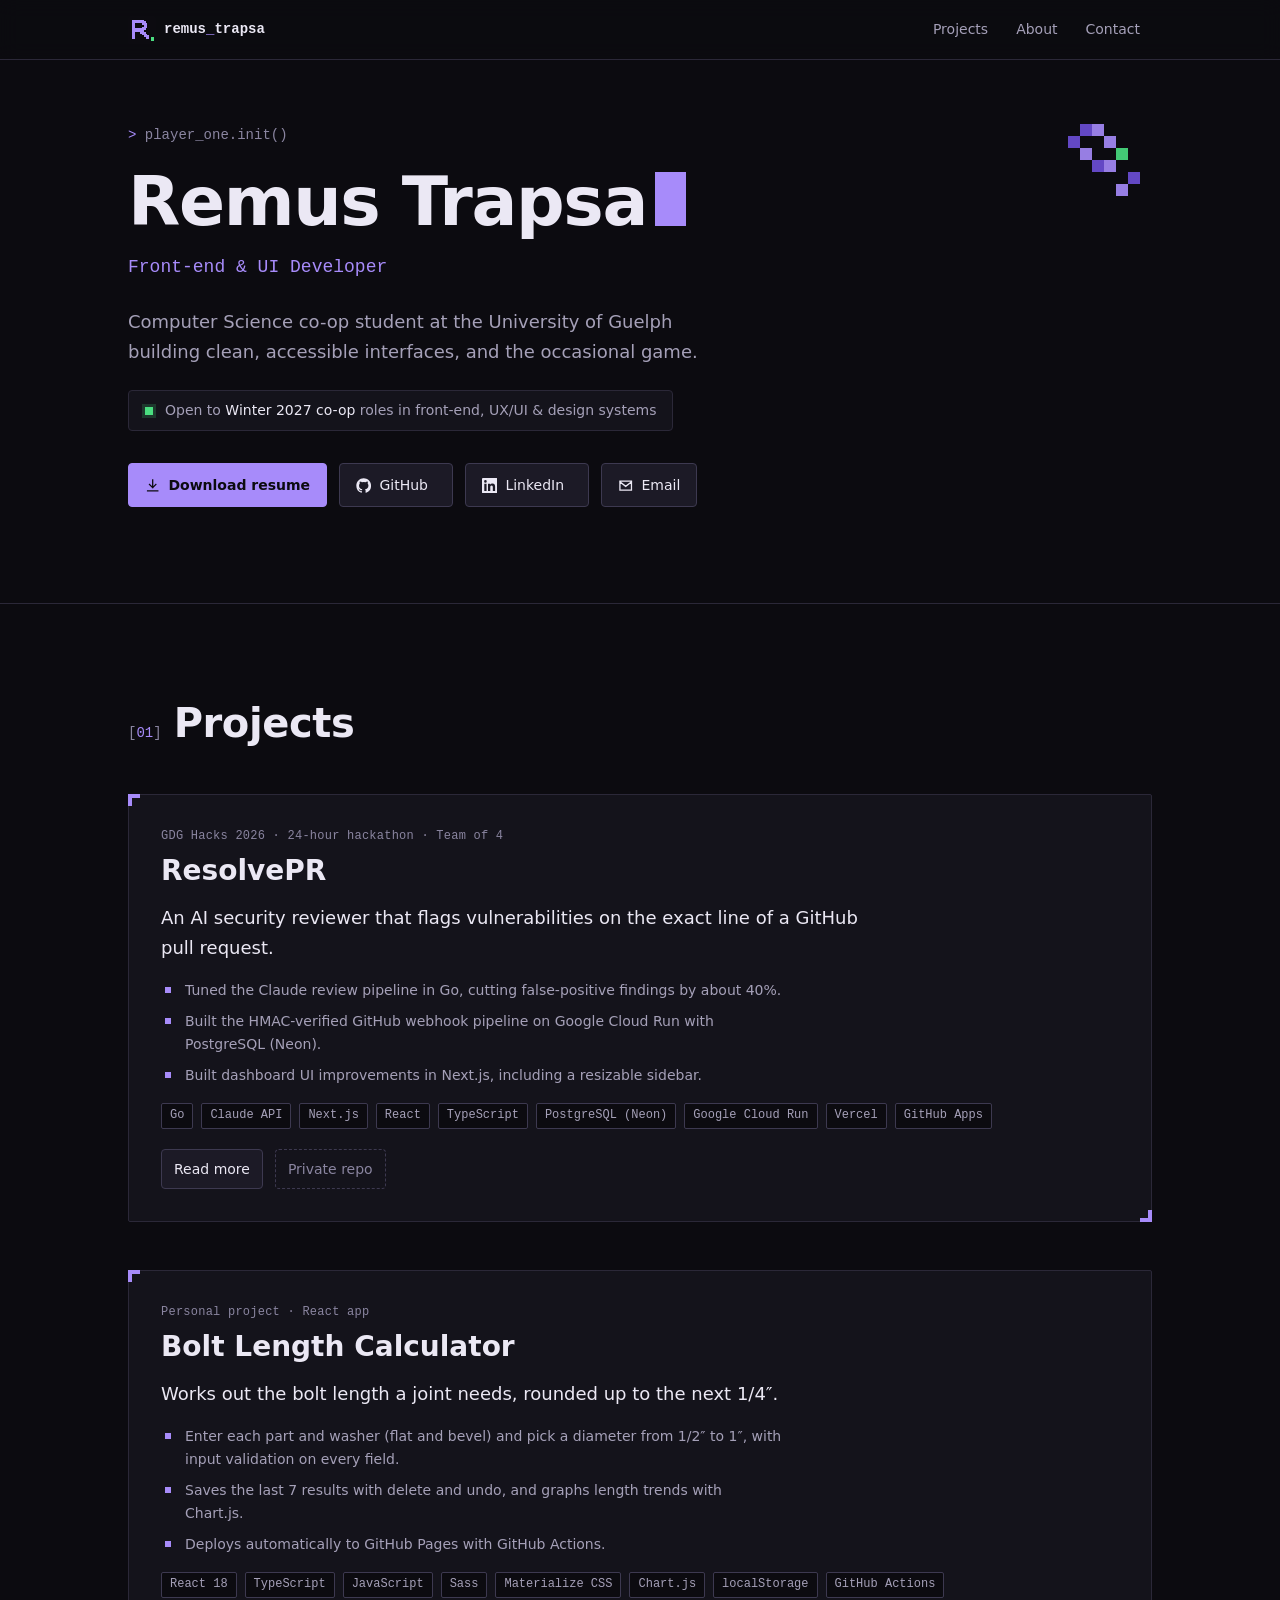
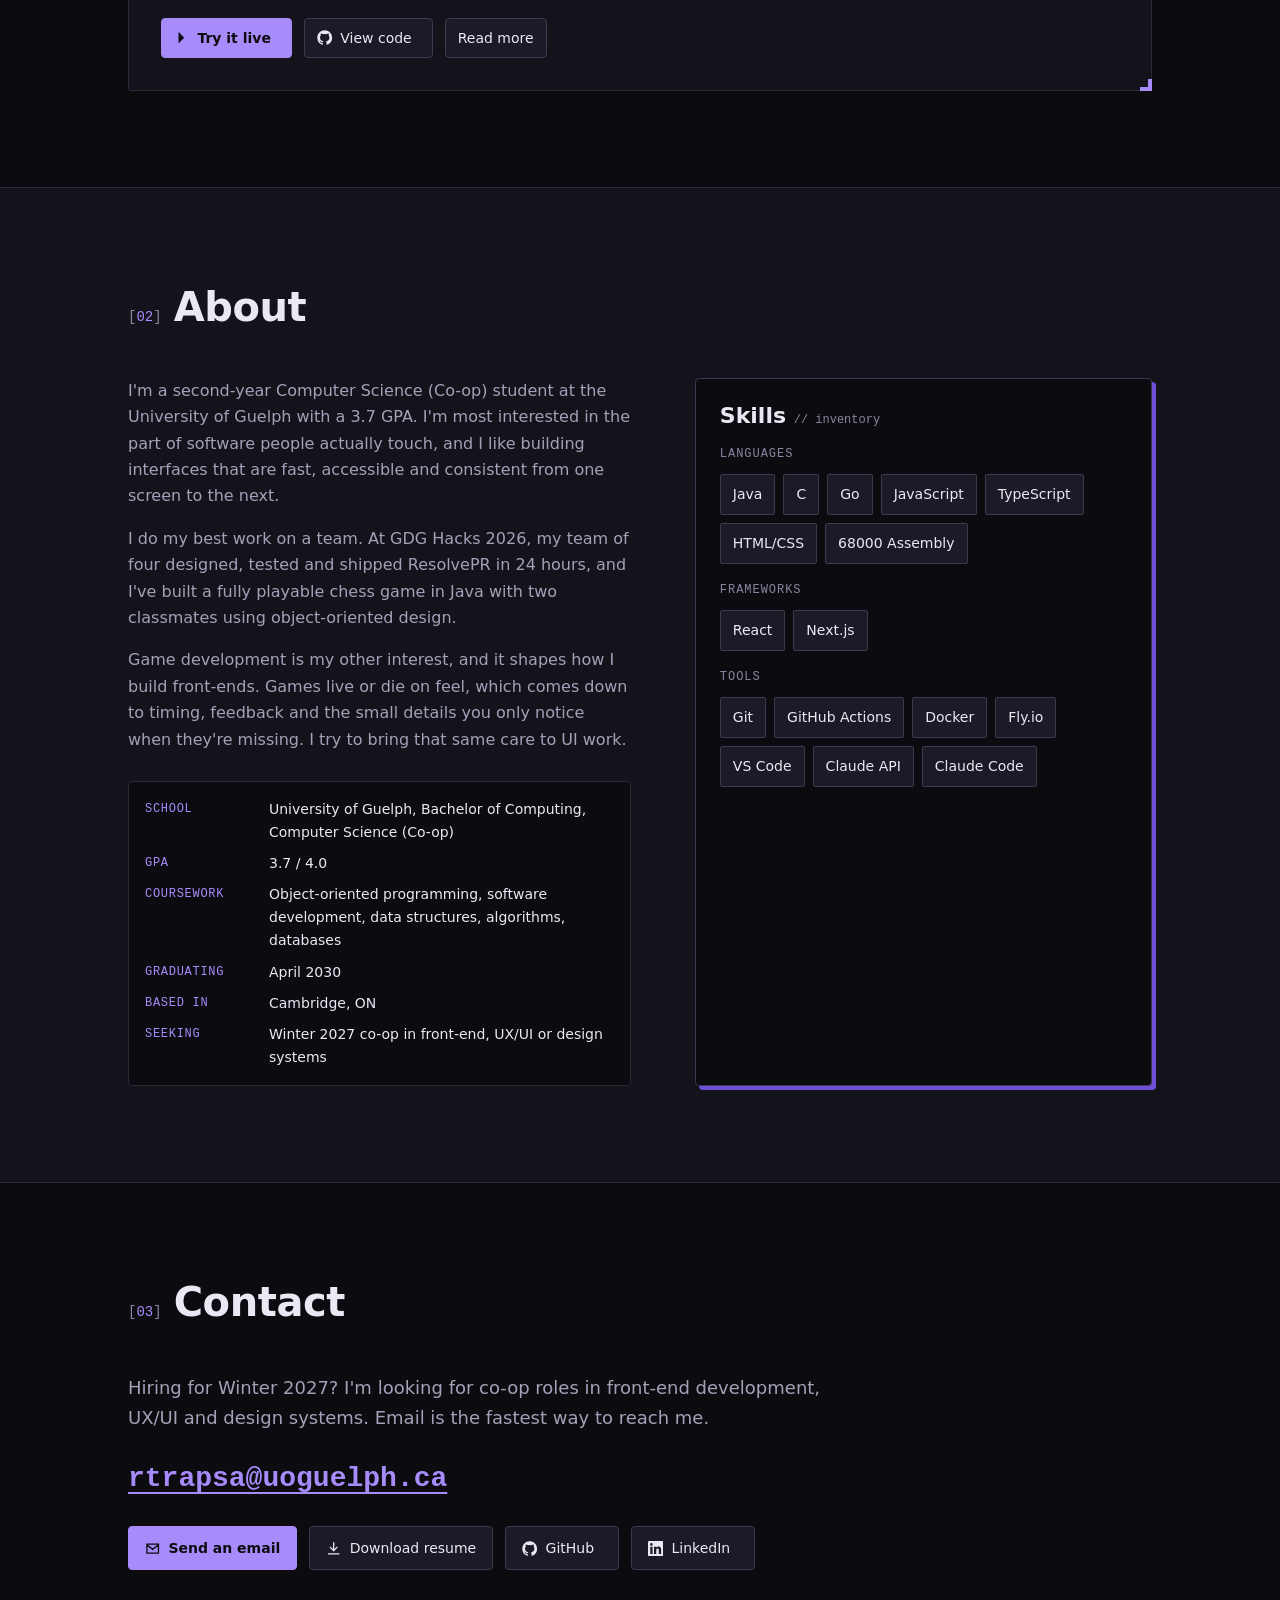
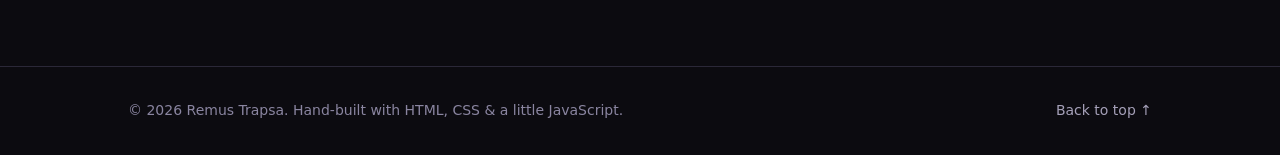
<file: index.html>
<!doctype html>
<html lang="en">
<head>
  <meta charset="utf-8">
  <meta name="viewport" content="width=device-width, initial-scale=1">

  <title>Remus Trapsa · Front-end &amp; UI Developer</title>
  <meta name="description" content="Remus Trapsa is a Computer Science co-op student at the University of Guelph building clean, accessible interfaces. Seeking Winter 2027 co-op roles in front-end, UX/UI and design systems.">
  <meta name="author" content="Remus Trapsa">
  <meta name="theme-color" content="#0c0b10">
  <meta name="color-scheme" content="dark">

  <!-- SITE_URL: absolute URLs for the live domain https://remustrapsa.com/ (see README) -->
  <link rel="canonical" href="https://remustrapsa.com/">

  <!-- Open Graph (LinkedIn, Discord, Slack, Facebook) -->
  <meta property="og:type" content="website">
  <meta property="og:site_name" content="Remus Trapsa">
  <meta property="og:title" content="Remus Trapsa · Front-end &amp; UI Developer">
  <meta property="og:description" content="CS co-op student at the University of Guelph building clean, accessible interfaces, and the occasional game. Seeking Winter 2027 co-op.">
  <meta property="og:url" content="https://remustrapsa.com/">
  <meta property="og:image" content="https://remustrapsa.com/assets/img/og-image.png">
  <meta property="og:image:width" content="1200">
  <meta property="og:image:height" content="630">
  <meta property="og:image:alt" content="Remus Trapsa, Front-end and UI Developer, with a pixel-art accent">
  <meta property="og:locale" content="en_CA">

  <!-- Twitter / X -->
  <meta name="twitter:card" content="summary_large_image">
  <meta name="twitter:title" content="Remus Trapsa · Front-end &amp; UI Developer">
  <meta name="twitter:description" content="CS co-op student at the University of Guelph building clean, accessible interfaces, and the occasional game.">
  <meta name="twitter:image" content="https://remustrapsa.com/assets/img/og-image.png">

  <!-- Icons -->
  <link rel="icon" href="assets/img/favicon.svg" type="image/svg+xml">
  <link rel="icon" href="assets/img/favicon-32.png" type="image/png" sizes="32x32">
  <link rel="apple-touch-icon" href="assets/img/apple-touch-icon.png">

  <!-- Styles: tokens first, then base, layout, components -->
  <link rel="stylesheet" href="assets/css/tokens.css">
  <link rel="stylesheet" href="assets/css/base.css">
  <link rel="stylesheet" href="assets/css/layout.css">
  <link rel="stylesheet" href="assets/css/components.css">

  <script src="assets/js/main.js" defer></script>
</head>
<body>
  <!-- Icon sprite: reference with <svg><use href="#icon-name"></use></svg> -->
  <svg width="0" height="0" style="position:absolute" aria-hidden="true" focusable="false">
    <symbol id="icon-github" viewBox="0 0 24 24">
      <path fill="currentColor" d="M12 .5C5.65.5.5 5.65.5 12a11.5 11.5 0 0 0 7.86 10.92c.58.1.79-.25.79-.56v-2c-3.2.7-3.87-1.37-3.87-1.37-.52-1.33-1.28-1.69-1.28-1.69-1.05-.71.08-.7.08-.7 1.16.08 1.77 1.19 1.77 1.19 1.03 1.76 2.7 1.25 3.36.96.1-.75.4-1.25.73-1.54-2.55-.29-5.24-1.28-5.24-5.69 0-1.26.45-2.28 1.19-3.09-.12-.29-.52-1.46.11-3.05 0 0 .97-.31 3.17 1.18a11 11 0 0 1 5.77 0c2.2-1.49 3.17-1.18 3.17-1.18.63 1.59.23 2.76.11 3.05.74.81 1.19 1.83 1.19 3.09 0 4.42-2.69 5.39-5.26 5.68.41.36.78 1.06.78 2.14v3.17c0 .31.21.67.8.56A11.5 11.5 0 0 0 23.5 12C23.5 5.65 18.35.5 12 .5Z"/>
    </symbol>
    <symbol id="icon-linkedin" viewBox="0 0 24 24">
      <path fill="currentColor" d="M20.45 20.45h-3.56v-5.57c0-1.33-.02-3.04-1.85-3.04-1.85 0-2.14 1.45-2.14 2.94v5.67H9.35V9h3.41v1.56h.05c.48-.9 1.64-1.85 3.37-1.85 3.6 0 4.27 2.37 4.27 5.46v6.28ZM5.34 7.43a2.06 2.06 0 1 1 0-4.13 2.06 2.06 0 0 1 0 4.13ZM7.12 20.45H3.56V9h3.56v11.45ZM22.22 0H1.77C.79 0 0 .77 0 1.73v20.54C0 23.23.79 24 1.77 24h20.45c.98 0 1.78-.77 1.78-1.73V1.73C24 .77 23.2 0 22.22 0Z"/>
    </symbol>
    <symbol id="icon-mail" viewBox="0 0 24 24">
      <path fill="none" stroke="currentColor" stroke-width="2" stroke-linecap="square" d="M3 5h18v14H3zM3 6l9 7 9-7"/>
    </symbol>
    <symbol id="icon-download" viewBox="0 0 24 24">
      <path fill="none" stroke="currentColor" stroke-width="2" stroke-linecap="square" d="M12 3v12M7 10l5 5 5-5M4 20h16"/>
    </symbol>
    <symbol id="icon-external" viewBox="0 0 24 24">
      <path fill="none" stroke="currentColor" stroke-width="2" stroke-linecap="square" d="M14 4h6v6M20 4l-9 9M18 14v6H4V6h6"/>
    </symbol>
    <symbol id="icon-play" viewBox="0 0 24 24">
      <path fill="currentColor" d="M7 4h2v2h2v2h2v2h2v4h-2v2h-2v2H9v2H7Z"/>
    </symbol>
  </svg>

  <a class="skip-link" href="#main">Skip to content</a>

  <header class="site-header">
    <div class="container site-header__inner">
      <a class="logo" href="#top" aria-label="Remus Trapsa, back to top">
        <img class="logo__mark" src="assets/img/favicon.svg" width="28" height="28" alt="">
        <span class="logo__text">remus<span class="logo__dot">_</span>trapsa</span>
      </a>
      <nav aria-label="Primary">
        <ul class="nav" role="list">
          <li><a class="nav__link" href="#projects">Projects</a></li>
          <li><a class="nav__link" href="#about">About</a></li>
          <li><a class="nav__link" href="#contact">Contact</a></li>
        </ul>
      </nav>
    </div>
  </header>

  <main id="main">
    <!-- ================================================================
         HERO
         ================================================================ -->
    <section class="hero" id="top" aria-labelledby="hero-title">
      <div class="container hero__inner">
        <p class="hero__eyebrow"><span class="prompt" aria-hidden="true">&gt;</span> player_one.init()</p>
        <h1 class="hero__title" id="hero-title">Remus Trapsa<span class="cursor" aria-hidden="true"></span></h1>
        <p class="hero__role">Front-end &amp; UI Developer</p>
        <p class="hero__intro">Computer Science co-op student at the University of Guelph building clean, accessible interfaces, and the occasional game.</p>

        <p class="status">
          <span class="status__dot" aria-hidden="true"></span>
          <span>Open to <strong>Winter 2027 co-op</strong> roles in front-end, UX/UI &amp; design systems</span>
        </p>

        <div class="button-row">
          <a class="button button--primary" href="resume.pdf" download="Remus_Trapsa_Resume.pdf">
            <svg class="icon" aria-hidden="true"><use href="#icon-download"></use></svg>
            Download resume
          </a>
          <a class="button" href="https://github.com/RemusTrapsa" target="_blank" rel="noopener noreferrer">
            <svg class="icon" aria-hidden="true"><use href="#icon-github"></use></svg>
            GitHub<span class="visually-hidden"> (opens in a new tab)</span>
          </a>
          <a class="button" href="https://www.linkedin.com/in/remus-trapsa/" target="_blank" rel="noopener noreferrer">
            <svg class="icon" aria-hidden="true"><use href="#icon-linkedin"></use></svg>
            LinkedIn<span class="visually-hidden"> (opens in a new tab)</span>
          </a>
          <a class="button" href="mailto:rtrapsa@uoguelph.ca">
            <svg class="icon" aria-hidden="true"><use href="#icon-mail"></use></svg>
            Email
          </a>
        </div>

        <div class="hero__pixels" aria-hidden="true"></div>
      </div>
    </section>

    <!-- ================================================================
         PROJECTS
         To add a project: copy one <article class="project-card"> block,
         give it a unique id prefix, and edit the content. See README.
         ================================================================ -->
    <section class="section" id="projects" aria-labelledby="projects-title">
      <div class="container">
        <header class="section__header">
          <p class="section__label" aria-hidden="true">01</p>
          <h2 class="section__title" id="projects-title">Projects</h2>
        </header>

        <div class="project-list">

          <!-- ---------------- Project: ResolvePR ---------------- -->
          <article class="project-card" aria-labelledby="resolvepr-title">
            <div class="project-card__body">
              <p class="project-card__meta">GDG Hacks 2026 · 24-hour hackathon · Team of 4</p>
              <h3 class="project-card__title" id="resolvepr-title">ResolvePR</h3>
              <p class="project-card__pitch">An AI security reviewer that flags vulnerabilities on the exact line of a GitHub pull request.</p>

              <ul class="project-card__highlights">
                <li>Tuned the Claude review pipeline in Go, cutting false-positive findings by about 40%.</li>
                <li>Built the HMAC-verified GitHub webhook pipeline on Google Cloud Run with PostgreSQL (Neon).</li>
                <li>Built dashboard UI improvements in Next.js, including a resizable sidebar.</li>
              </ul>

              <ul class="tag-list" role="list" aria-label="Tech used">
                <li class="tag">Go</li>
                <li class="tag">Claude API</li>
                <li class="tag">Next.js</li>
                <li class="tag">React</li>
                <li class="tag">TypeScript</li>
                <li class="tag">PostgreSQL (Neon)</li>
                <li class="tag">Google Cloud Run</li>
                <li class="tag">Vercel</li>
                <li class="tag">GitHub Apps</li>
              </ul>

              <div class="project-card__actions">
                <button class="button button--small" type="button" data-expand="resolvepr-more" aria-controls="resolvepr-more" aria-expanded="true" hidden>Read more</button>
                <span class="button button--small button--disabled" aria-disabled="true">Private repo</span>
              </div>
            </div>

            <div class="project-card__more" id="resolvepr-more">
              <h4>The event</h4>
              <p>Built at GDG Hacks 2026, a 24-hour hackathon at the University of Guelph in May 2026 with about 130 students from across Ontario, as a team of four.</p>

              <h4>How it works</h4>
              <p>When a pull request is opened or updated, GitHub sends a signed webhook to a Go server running on Google Cloud Run. The server verifies the HMAC signature, uses AST-aware chunking to pull out only the functions the PR changed, and sends each one to Claude for a security review. Findings are stored in PostgreSQL (Neon) and posted back as inline PR comments and GitHub Check Run annotations on the exact line. A live Next.js dashboard on Vercel shows each finding's severity, CWE, file and line, with severity filtering, false-positive dismissal and real-time alerts for critical and high-severity issues.</p>

              <ol class="flow" role="list" aria-label="ResolvePR flow">
                <li class="flow__step"><span class="flow__num">1</span><span class="flow__label">PR opened</span><span class="flow__note">or updated</span></li>
                <li class="flow__step"><span class="flow__num">2</span><span class="flow__label">Webhook</span><span class="flow__note">signed by GitHub</span></li>
                <li class="flow__step"><span class="flow__num">3</span><span class="flow__label">Go server</span><span class="flow__note">Cloud Run: verify + AST chunking</span></li>
                <li class="flow__step"><span class="flow__num">4</span><span class="flow__label">Claude review</span><span class="flow__note">one call per function</span></li>
                <li class="flow__step flow__step--out">
                  <span class="flow__num">5</span>
                  <span class="flow__out"><span class="flow__label">PR comments</span><span class="flow__note">+ Check Run annotations</span></span>
                  <span class="flow__out"><span class="flow__label">Dashboard</span><span class="flow__note">live, Next.js on Vercel</span></span>
                </li>
              </ol>

              <h4>My role</h4>
              <ul>
                <li>Tuned the Claude review pipeline in Go: deterministic output (temperature 0), prompt caching, XML-structured inputs, a calibrated 4-level confidence scale and a few-shot example.</li>
                <li>Added retry with exponential backoff on rate limits, plus validation that deduplicates findings and drops incomplete ones.</li>
                <li>Designed automated tests and API guardrails and tuned confidence thresholds, cutting false-positive findings by about 40%.</li>
                <li>Built the HMAC-verified GitHub webhook pipeline on Google Cloud Run with PostgreSQL (Neon).</li>
                <li>Built UI improvements to the Next.js dashboard, including a resizable sidebar.</li>
              </ul>
            </div>
          </article>

          <!-- ---------------- Project: Bolt Length Calculator ---------------- -->
          <article class="project-card" aria-labelledby="bolt-title">
            <div class="project-card__body">
              <p class="project-card__meta">Personal project · React app</p>
              <h3 class="project-card__title" id="bolt-title">Bolt Length Calculator</h3>
              <p class="project-card__pitch">Works out the bolt length a joint needs, rounded up to the next 1/4&Prime;.</p>

              <ul class="project-card__highlights">
                <li>Enter each part and washer (flat and bevel) and pick a diameter from 1/2&Prime; to 1&Prime;, with input validation on every field.</li>
                <li>Saves the last 7 results with delete and undo, and graphs length trends with Chart.js.</li>
                <li>Deploys automatically to GitHub Pages with GitHub Actions.</li>
              </ul>

              <ul class="tag-list" role="list" aria-label="Tech used">
                <li class="tag">React 18</li>
                <li class="tag">TypeScript</li>
                <li class="tag">JavaScript</li>
                <li class="tag">Sass</li>
                <li class="tag">Materialize CSS</li>
                <li class="tag">Chart.js</li>
                <li class="tag">localStorage</li>
                <li class="tag">GitHub Actions</li>
              </ul>

              <div class="project-card__actions">
                <a class="button button--primary button--small" href="https://remustrapsa.github.io/Calculating-Bolt-Length/" target="_blank" rel="noopener noreferrer">
                  <svg class="icon" aria-hidden="true"><use href="#icon-play"></use></svg>
                  Try it live<span class="visually-hidden"> (opens in a new tab)</span>
                </a>
                <a class="button button--small" href="https://github.com/RemusTrapsa/Calculating-Bolt-Length" target="_blank" rel="noopener noreferrer">
                  <svg class="icon" aria-hidden="true"><use href="#icon-github"></use></svg>
                  View code<span class="visually-hidden"> (opens in a new tab)</span>
                </a>
                <button class="button button--small" type="button" data-expand="bolt-more" aria-controls="bolt-more" aria-expanded="true" hidden>Read more</button>
              </div>
            </div>

            <div class="project-card__more" id="bolt-more">
              <h4>How it works</h4>
              <p>You enter the thickness and quantity of each part and washer, flat and bevel, and pick a bolt diameter from 1/2&Prime; to 1&Prime;. The app adds a nut-and-thread allowance based on the diameter and rounds the total up to the next 1/4&Prime;. Input validation guides you through the multi-field form so a bad value can't slip into the total.</p>
              <p>The last 7 results are saved in the browser with localStorage, and you can delete a result and undo the delete. A Chart.js graph shows how the calculated lengths trend over time. Every push to main builds and deploys the app to GitHub Pages through a GitHub Actions workflow.</p>
            </div>
          </article>

        </div>
      </div>
    </section>

    <!-- ================================================================
         ABOUT / SKILLS
         ================================================================ -->
    <section class="section section--alt" id="about" aria-labelledby="about-title">
      <div class="container about">
        <header class="section__header">
          <p class="section__label" aria-hidden="true">02</p>
          <h2 class="section__title" id="about-title">About</h2>
        </header>

        <div class="about__grid">
          <div class="about__text">
            <p>I'm a second-year Computer Science (Co-op) student at the University of Guelph with a 3.7 GPA. I'm most interested in the part of software people actually touch, and I like building interfaces that are fast, accessible and consistent from one screen to the next.</p>
            <p>I do my best work on a team. At GDG Hacks 2026, my team of four designed, tested and shipped ResolvePR in 24 hours, and I've built a fully playable chess game in Java with two classmates using object-oriented design.</p>
            <p>Game development is my other interest, and it shapes how I build front-ends. Games live or die on feel, which comes down to timing, feedback and the small details you only notice when they're missing. I try to bring that same care to UI work.</p>

            <dl class="facts">
              <div class="facts__row">
                <dt>School</dt>
                <dd>University of Guelph, Bachelor of Computing, Computer Science (Co-op)</dd>
              </div>
              <div class="facts__row">
                <dt>GPA</dt>
                <dd>3.7 / 4.0</dd>
              </div>
              <div class="facts__row">
                <dt>Coursework</dt>
                <dd>Object-oriented programming, software development, data structures, algorithms, databases</dd>
              </div>
              <div class="facts__row">
                <dt>Graduating</dt>
                <dd>April 2030</dd>
              </div>
              <div class="facts__row">
                <dt>Based in</dt>
                <dd>Cambridge, ON</dd>
              </div>
              <div class="facts__row">
                <dt>Seeking</dt>
                <dd>Winter 2027 co-op in front-end, UX/UI or design systems</dd>
              </div>
            </dl>
          </div>

          <div class="inventory" aria-labelledby="skills-title">
            <h3 class="inventory__title" id="skills-title">Skills <span class="inventory__hint" aria-hidden="true">// inventory</span></h3>

            <h4 class="inventory__group">Languages</h4>
            <ul class="inventory__slots" role="list">
              <li class="slot">Java</li>
              <li class="slot">C</li>
              <li class="slot">Go</li>
              <li class="slot">JavaScript</li>
              <li class="slot">TypeScript</li>
              <li class="slot">HTML/CSS</li>
              <li class="slot">68000 Assembly</li>
            </ul>

            <h4 class="inventory__group">Frameworks</h4>
            <ul class="inventory__slots" role="list">
              <li class="slot">React</li>
              <li class="slot">Next.js</li>
            </ul>

            <h4 class="inventory__group">Tools</h4>
            <ul class="inventory__slots" role="list">
              <li class="slot">Git</li>
              <li class="slot">GitHub Actions</li>
              <li class="slot">Docker</li>
              <li class="slot">Fly.io</li>
              <li class="slot">VS Code</li>
              <li class="slot">Claude API</li>
              <li class="slot">Claude Code</li>
            </ul>
          </div>
        </div>
      </div>
    </section>

    <!-- ================================================================
         CONTACT
         ================================================================ -->
    <section class="section" id="contact" aria-labelledby="contact-title">
      <div class="container">
        <header class="section__header">
          <p class="section__label" aria-hidden="true">03</p>
          <h2 class="section__title" id="contact-title">Contact</h2>
        </header>

        <div class="contact-card">
          <p class="contact-card__lead">Hiring for Winter 2027? I'm looking for co-op roles in front-end development, UX/UI and design systems. Email is the fastest way to reach me.</p>

          <a class="contact-card__email" href="mailto:rtrapsa@uoguelph.ca">rtrapsa@uoguelph.ca</a>

          <div class="button-row">
            <a class="button button--primary" href="mailto:rtrapsa@uoguelph.ca">
              <svg class="icon" aria-hidden="true"><use href="#icon-mail"></use></svg>
              Send an email
            </a>
            <a class="button" href="resume.pdf" download="Remus_Trapsa_Resume.pdf">
              <svg class="icon" aria-hidden="true"><use href="#icon-download"></use></svg>
              Download resume
            </a>
            <a class="button" href="https://github.com/RemusTrapsa" target="_blank" rel="noopener noreferrer">
              <svg class="icon" aria-hidden="true"><use href="#icon-github"></use></svg>
              GitHub<span class="visually-hidden"> (opens in a new tab)</span>
            </a>
            <a class="button" href="https://www.linkedin.com/in/remus-trapsa/" target="_blank" rel="noopener noreferrer">
              <svg class="icon" aria-hidden="true"><use href="#icon-linkedin"></use></svg>
              LinkedIn<span class="visually-hidden"> (opens in a new tab)</span>
            </a>
          </div>
        </div>
      </div>
    </section>
  </main>

  <footer class="site-footer">
    <div class="container site-footer__inner">
      <p>&copy; <span data-year>2026</span> Remus Trapsa. Hand-built with HTML, CSS &amp; a little JavaScript.</p>
      <a class="site-footer__top" href="#top">Back to top <span aria-hidden="true">&uarr;</span></a>
    </div>
  </footer>
</body>
</html>
</file>
<file: assets/css/tokens.css>
/* ==========================================================================
   Design tokens
   Every color, size and timing used on the site lives here.
   Change a value once and it updates everywhere.
   ========================================================================== */

:root{
  /* ---- Color: surfaces ---- */
  --color-bg:            #0c0b10;
  --color-surface:       #14131b;
  --color-surface-2:     #1c1a26;
  --color-border:        #2b2838;
  --color-border-strong: #3d3950;

  /* ---- Color: text ---- */
  --color-text:          #ebe8f4; /* 16.2:1 on bg (WCAG AAA) */
  --color-text-muted:    #a5a0b8; /*  7.8:1 on bg (AAA) */
  --color-text-subtle:   #8a85a0; /*  5.6:1 on bg (AA); min 4.85:1 on surface-2 */

  /* ---- Color: accent (electric violet) ---- */
  --color-accent:        #a78bfa; /*  7.2:1 on bg (AAA) */
  --color-accent-strong: #c4b5fd;
  --color-accent-dim:    #6d4fd8;
  --color-accent-ink:    #0c0b10; /* text on accent fills */
  --color-accent-glow:   rgb(167 139 250 / 0.18);

  /* ---- Color: secondary pixel accents (used sparingly) ---- */
  --color-pixel-green:   #4ade80;
  --color-pixel-amber:   #fbbf24;
  --color-pixel-red:     #f87171;

  /* ---- Typography ---- */
  --font-sans: "Segoe UI", system-ui, -apple-system, "Helvetica Neue", Arial, sans-serif;
  --font-mono: "Cascadia Code", "JetBrains Mono", ui-monospace, "SFMono-Regular", Consolas, monospace;

  /* Type scale (~1.25 ratio) */
  --text-xs:   0.75rem;
  --text-sm:   0.875rem;
  --text-base: 1rem;
  --text-md:   1.125rem;
  --text-lg:   1.375rem;
  --text-xl:   1.75rem;
  --text-2xl:  clamp(1.75rem, 1.2rem + 2.4vw, 2.5rem);
  --text-3xl:  clamp(2.5rem, 1.6rem + 4.5vw, 4.25rem);

  --leading-tight: 1.15;
  --leading-snug:  1.35;
  --leading-body:  1.65;

  --weight-regular: 400;
  --weight-medium:  500;
  --weight-bold:    700;

  /* ---- Spacing (4px base) ---- */
  --space-1:  0.25rem;
  --space-2:  0.5rem;
  --space-3:  0.75rem;
  --space-4:  1rem;
  --space-5:  1.5rem;
  --space-6:  2rem;
  --space-7:  3rem;
  --space-8:  4rem;
  --space-9:  6rem;

  /* ---- Radii (kept small: pixel-ish, not pill-shaped) ---- */
  --radius-sm: 2px;
  --radius-md: 4px;
  --radius-lg: 8px;

  /* ---- Pixel accents ---- */
  --pixel: 4px;                 /* size of one "pixel" in decorative details */
  --shadow-pixel: var(--pixel) var(--pixel) 0 0 var(--color-accent-dim);
  --shadow-pixel-hover: calc(var(--pixel) * 1.5) calc(var(--pixel) * 1.5) 0 0 var(--color-accent-dim);

  /* ---- Layout ---- */
  --container-max: 68rem;
  --container-pad: var(--space-4);
  --header-height: 3.75rem;

  /* ---- Motion ---- */
  --ease-out:      cubic-bezier(0.2, 0.8, 0.2, 1);
  --duration-fast: 120ms;
  --duration-base: 220ms;
  --steps-pixel:   steps(4, end); /* chunky, game-like transitions */
}

@media (min-width: 48rem){
  :root{
    --container-pad: var(--space-6);
  }
}

@media (prefers-reduced-motion: reduce){
  :root{
    --duration-fast: 0ms;
    --duration-base: 0ms;
  }
}
</file>
<file: assets/css/base.css>
/* ==========================================================================
   Base: reset, typography, links, focus, motion preferences
   ========================================================================== */

*,
*::before,
*::after{
  box-sizing: border-box;
}

html{
  -webkit-text-size-adjust: 100%;
  text-size-adjust: 100%;
  scroll-behavior: smooth;
  scroll-padding-top: calc(var(--header-height) + var(--space-4));
}

body{
  margin: 0;
  min-height: 100vh;
  background-color: var(--color-bg);
  color: var(--color-text);
  font-family: var(--font-sans);
  font-size: var(--text-base);
  line-height: var(--leading-body);
  -webkit-font-smoothing: antialiased;
  text-rendering: optimizeLegibility;
}

h1, h2, h3, h4, p, ul, ol, figure, blockquote{
  margin: 0;
}

h1, h2, h3, h4{
  line-height: var(--leading-tight);
  font-weight: var(--weight-bold);
  text-wrap: balance;
}

p{
  text-wrap: pretty;
}

ul[role="list"],
ol[role="list"]{
  list-style: none;
  padding: 0;
}

img, svg{
  display: block;
  max-width: 100%;
  height: auto;
}

button{
  font: inherit;
  color: inherit;
}

a{
  color: var(--color-accent);
  text-decoration-thickness: 1px;
  text-underline-offset: 0.2em;
  transition: color var(--duration-fast) var(--ease-out);
}

a:hover{
  color: var(--color-accent-strong);
}

code, kbd{
  font-family: var(--font-mono);
  font-size: 0.9em;
}

::selection{
  background: var(--color-accent);
  color: var(--color-accent-ink);
}

/* ---- Focus: visible, chunky, on-brand ---- */
:focus{
  outline: none;
}

:focus-visible{
  outline: 2px solid var(--color-accent);
  outline-offset: 3px;
  border-radius: var(--radius-sm);
}

/* ---- Utilities ---- */
[hidden]{
  display: none !important;
}

.visually-hidden{
  position: absolute !important;
  width: 1px;
  height: 1px;
  padding: 0;
  margin: -1px;
  overflow: hidden;
  clip: rect(0 0 0 0);
  white-space: nowrap;
  border: 0;
}

.skip-link{
  position: absolute;
  top: var(--space-2);
  left: var(--space-2);
  z-index: 100;
  padding: var(--space-2) var(--space-4);
  background: var(--color-accent);
  color: var(--color-accent-ink);
  font-weight: var(--weight-bold);
  text-decoration: none;
  transform: translateY(-200%);
}

.skip-link:focus-visible{
  transform: translateY(0);
}

/* ---- Reduced motion: kill animations and smooth scrolling ---- */
@media (prefers-reduced-motion: reduce){
  html{
    scroll-behavior: auto;
  }

  *,
  *::before,
  *::after{
    animation-duration: 0.01ms !important;
    animation-iteration-count: 1 !important;
    transition-duration: 0.01ms !important;
  }
}
</file>
<file: assets/css/layout.css>
/* ==========================================================================
   Layout: container, header, hero, sections, footer
   ========================================================================== */

.container{
  width: 100%;
  max-width: var(--container-max);
  margin-inline: auto;
  padding-inline: var(--container-pad);
}

/* ---- Header ---- */
.site-header{
  position: sticky;
  top: 0;
  z-index: 50;
  height: var(--header-height);
  background: rgb(12 11 16 / 0.82);
  border-bottom: 1px solid var(--color-border);
  -webkit-backdrop-filter: blur(10px);
  backdrop-filter: blur(10px);
}

.site-header__inner{
  display: flex;
  align-items: center;
  justify-content: space-between;
  gap: var(--space-4);
  height: 100%;
}

.nav{
  display: flex;
  gap: var(--space-1);
  margin: 0;
}

/* ---- Hero ---- */
.hero{
  position: relative;
  overflow: hidden;
  padding-block: var(--space-8) var(--space-9);
  border-bottom: 1px solid var(--color-border);
}

.hero__inner{
  position: relative;
  z-index: 1;
}

.hero__eyebrow{
  margin-bottom: var(--space-4);
  font-family: var(--font-mono);
  font-size: var(--text-sm);
  color: var(--color-text-subtle);
}

.prompt{
  color: var(--color-accent);
}

.hero__title{
  font-size: var(--text-3xl);
  letter-spacing: -0.02em;
}

.hero__role{
  margin-top: var(--space-3);
  font-family: var(--font-mono);
  font-size: var(--text-md);
  color: var(--color-accent);
}

.hero__intro{
  max-width: 36rem;
  margin-top: var(--space-5);
  font-size: var(--text-md);
  color: var(--color-text-muted);
}

.hero .status{
  margin-top: var(--space-5);
}

.hero .button-row{
  margin-top: var(--space-6);
}

/* Decorative pixel cluster in the top-right corner of the hero */
.hero__pixels{
  position: absolute;
  top: 0;
  right: calc(var(--container-pad) + 72px); /* 72px = width of the cluster */
  width: 12px;
  height: 12px;
  opacity: 0.9;
  pointer-events: none;
  /* each box-shadow is one "pixel", placed on a 12px grid */
  box-shadow:
    0 0 0 0 var(--color-accent),
    12px 0 0 0 var(--color-accent-dim),
    24px 0 0 0 var(--color-accent),
    0 12px 0 0 var(--color-accent-dim),
    36px 12px 0 0 var(--color-accent),
    12px 24px 0 0 var(--color-accent),
    48px 24px 0 0 var(--color-pixel-green),
    24px 36px 0 0 var(--color-accent-dim),
    36px 36px 0 0 var(--color-accent),
    60px 48px 0 0 var(--color-accent-dim),
    48px 60px 0 0 var(--color-accent);
  animation: pixel-twinkle 3.2s var(--steps-pixel) infinite;
}

@keyframes pixel-twinkle{
  0%, 100%{ opacity: 0.9; }
  50%{ opacity: 0.45; }
}

@media (max-width: 40rem){
  .hero__pixels{
    display: none; /* would collide with the name on phones */
  }
}

/* ---- Sections ---- */
.section{
  padding-block: var(--space-9);
}

.section--alt{
  background: var(--color-surface);
  border-block: 1px solid var(--color-border);
}

.section__header{
  display: flex;
  align-items: baseline;
  gap: var(--space-3);
  margin-bottom: var(--space-7);
}

.section__label{
  font-family: var(--font-mono);
  font-size: var(--text-sm);
  color: var(--color-accent);
}

.section__label::before{
  content: "[";
  color: var(--color-text-subtle);
}

.section__label::after{
  content: "]";
  color: var(--color-text-subtle);
}

.section__title{
  font-size: var(--text-2xl);
  letter-spacing: -0.01em;
}

/* ---- Projects ---- */
.project-list{
  display: grid;
  gap: var(--space-7);
}

/* ---- About ---- */
.about__grid{
  display: grid;
  gap: var(--space-7);
}

@media (min-width: 56rem){
  .about__grid{
    grid-template-columns: 1.1fr 1fr;
    gap: var(--space-8);
  }
}

.about__text{
  display: grid;
  gap: var(--space-4);
  align-content: start;
  color: var(--color-text-muted);
}

/* ---- Footer ---- */
.site-footer{
  padding-block: var(--space-6);
  border-top: 1px solid var(--color-border);
  font-size: var(--text-sm);
  color: var(--color-text-subtle);
}

.site-footer__inner{
  display: flex;
  flex-wrap: wrap;
  align-items: center;
  justify-content: space-between;
  gap: var(--space-3);
}

.site-footer__top{
  color: var(--color-text-muted);
  text-decoration: none;
}

.site-footer__top:hover{
  color: var(--color-accent);
}
</file>
<file: assets/css/components.css>
/* ==========================================================================
   Components
   Naming: .block, .block__element, .block--modifier
   ========================================================================== */

/* ---- Icon ---- */
.icon{
  width: 1.1em;
  height: 1.1em;
  flex-shrink: 0;
}

/* ---- Logo ---- */
.logo{
  display: inline-flex;
  align-items: center;
  gap: var(--space-2);
  color: var(--color-text);
  font-family: var(--font-mono);
  font-size: var(--text-sm);
  font-weight: var(--weight-bold);
  text-decoration: none;
}

.logo:hover{
  color: var(--color-text);
}

.logo__mark{
  width: 28px;
  height: 28px;
  image-rendering: pixelated;
  transition: transform var(--duration-fast) steps(2, end);
}

/* Little "jump" on hover */
.logo:hover .logo__mark{
  transform: translateY(-3px);
}

.logo__dot{
  color: var(--color-accent);
}

/* ---- Nav ---- */
.nav__link{
  display: block;
  padding: var(--space-2) var(--space-3);
  border-radius: var(--radius-md);
  color: var(--color-text-muted);
  font-size: var(--text-sm);
  font-weight: var(--weight-medium);
  text-decoration: none;
}

.nav__link:hover{
  color: var(--color-text);
  background: var(--color-surface-2);
}

@media (max-width: 30rem){
  .nav__link{
    padding-inline: var(--space-2);
  }
}

/* ---- Buttons ---- */
.button-row{
  display: flex;
  flex-wrap: wrap;
  gap: var(--space-3);
}

.button{
  display: inline-flex;
  align-items: center;
  justify-content: center;
  gap: var(--space-2);
  min-height: 2.75rem; /* 44px touch target */
  padding: var(--space-2) var(--space-4);
  border: 1px solid var(--color-border-strong);
  border-radius: var(--radius-md);
  background: var(--color-surface-2);
  color: var(--color-text);
  font-size: var(--text-sm);
  font-weight: var(--weight-medium);
  line-height: 1.2;
  text-decoration: none;
  cursor: pointer;
  transition:
    transform var(--duration-fast) steps(2, end),
    box-shadow var(--duration-fast) steps(2, end),
    border-color var(--duration-fast) var(--ease-out),
    color var(--duration-fast) var(--ease-out);
}

.button:hover{
  color: var(--color-text);
  border-color: var(--color-accent);
  transform: translate(-2px, -2px);
  box-shadow: var(--shadow-pixel);
}

.button:active{
  transform: translate(0, 0);
  box-shadow: none;
}

.button--primary{
  border-color: var(--color-accent);
  background: var(--color-accent);
  color: var(--color-accent-ink);
  font-weight: var(--weight-bold);
}

.button--primary:hover{
  color: var(--color-accent-ink);
  background: var(--color-accent-strong);
  border-color: var(--color-accent-strong);
}

.button--small{
  min-height: 2.5rem;
  padding: var(--space-2) var(--space-3);
}

.button--disabled,
.button--disabled:hover{
  border-style: dashed;
  border-color: var(--color-border-strong);
  background: transparent;
  color: var(--color-text-subtle);
  transform: none;
  box-shadow: none;
  cursor: not-allowed;
}

/* ---- Hero bits ---- */
.cursor{
  display: inline-block;
  width: 0.45em;
  height: 0.8em;
  margin-left: 0.12em;
  background: var(--color-accent);
  vertical-align: -0.02em;
  animation: blink 1.1s steps(1, end) infinite;
}

@keyframes blink{
  50%{ opacity: 0; }
}

.status{
  display: inline-flex;
  align-items: center;
  gap: var(--space-3);
  padding: var(--space-2) var(--space-4);
  border: 1px solid var(--color-border);
  border-radius: var(--radius-md);
  background: var(--color-surface);
  font-size: var(--text-sm);
  color: var(--color-text-muted);
}

.status strong{
  color: var(--color-text);
  font-weight: var(--weight-medium);
}

.status__dot{
  width: 8px;
  height: 8px;
  flex-shrink: 0;
  background: var(--color-pixel-green);
  box-shadow: 0 0 0 3px rgb(74 222 128 / 0.18);
  animation: pulse 2s var(--steps-pixel) infinite;
}

@keyframes pulse{
  50%{ box-shadow: 0 0 0 5px rgb(74 222 128 / 0.06); }
}

/* ---- Project card ---- */
.project-card{
  position: relative;
  display: grid;
  gap: var(--space-5);
  padding: var(--space-4);
  border: 1px solid var(--color-border);
  border-radius: var(--radius-sm); /* square-ish so the pixel corners sit flush */
  background: var(--color-surface);
  transition: border-color var(--duration-base) var(--ease-out);
}

.project-card:hover,
.project-card:focus-within{
  border-color: var(--color-border-strong);
}

/* Pixel corner brackets */
.project-card::before,
.project-card::after{
  content: "";
  position: absolute;
  width: 12px;
  height: 12px;
  border: 0 solid var(--color-accent);
  pointer-events: none;
  transition: width var(--duration-base) var(--steps-pixel), height var(--duration-base) var(--steps-pixel);
}

.project-card::before{
  top: -1px;
  left: -1px;
  border-top-width: var(--pixel);
  border-left-width: var(--pixel);
}

.project-card::after{
  bottom: -1px;
  right: -1px;
  border-bottom-width: var(--pixel);
  border-right-width: var(--pixel);
}

.project-card:hover::before,
.project-card:hover::after{
  width: 28px;
  height: 28px;
}

@media (min-width: 56rem){
  .project-card{
    gap: var(--space-6);
    padding: var(--space-6);
  }
}

.project-card__body{
  display: grid;
  gap: var(--space-4);
  align-content: start;
}

/* Keep text lines readable now that the card spans the full width */
.project-card__pitch,
.project-card__highlights{
  max-width: 70ch;
}

.project-card__meta{
  font-family: var(--font-mono);
  font-size: var(--text-xs);
  color: var(--color-text-subtle);
  letter-spacing: 0.02em;
}

.project-card__title{
  margin-top: calc(var(--space-2) * -1);
  font-size: var(--text-xl);
}

.project-card__pitch{
  font-size: var(--text-md);
  color: var(--color-text);
}

.project-card__highlights{
  display: grid;
  gap: var(--space-2);
  padding: 0;
  list-style: none;
  color: var(--color-text-muted);
  font-size: var(--text-sm);
}

.project-card__highlights li,
.project-card__more ul li{
  position: relative;
  padding-left: var(--space-5);
}

/* Square pixel bullets */
.project-card__highlights li::before,
.project-card__more ul li::before{
  content: "";
  position: absolute;
  top: 0.6em;
  left: var(--space-1);
  width: 6px;
  height: 6px;
  background: var(--color-accent);
}

.project-card__actions{
  display: flex;
  flex-wrap: wrap;
  gap: var(--space-3);
  margin-top: var(--space-1);
}

/* Expanded "Read more" content */
.project-card__more{
  container-type: inline-size;
  display: grid;
  gap: var(--space-3);
  padding-top: var(--space-5);
  border-top: 1px dashed var(--color-border-strong);
  color: var(--color-text-muted);
  font-size: var(--text-sm);
}

.project-card__more h4{
  margin-top: var(--space-3);
  font-family: var(--font-mono);
  font-size: var(--text-xs);
  font-weight: var(--weight-medium);
  letter-spacing: 0.08em;
  text-transform: uppercase;
  color: var(--color-accent);
}

.project-card__more h4:first-child{
  margin-top: 0;
}

.project-card__more p{
  max-width: 70ch;
}

.project-card__more ul{
  display: grid;
  gap: var(--space-2);
  padding: 0;
  list-style: none;
}

/* ---- Tags ---- */
.tag-list{
  display: flex;
  flex-wrap: wrap;
  gap: var(--space-2);
  margin: 0;
}

.tag{
  padding: 0.125rem var(--space-2);
  border: 1px solid var(--color-border-strong);
  border-radius: var(--radius-sm);
  background: var(--color-bg);
  font-family: var(--font-mono);
  font-size: var(--text-xs);
  color: var(--color-text-muted);
}

/* ---- Flow diagram (vertical on narrow, horizontal when there's room) ---- */
.flow{
  --flow-gap: var(--space-6);
  display: grid;
  gap: var(--flow-gap);
  margin-block: var(--space-3);
}

.flow__step{
  position: relative;
  display: grid;
  gap: var(--space-1);
  align-content: start;
  padding: var(--space-3);
  border: 1px solid var(--color-border-strong);
  border-radius: var(--radius-md);
  background: var(--color-bg);
}

.flow__step--out{
  gap: var(--space-2);
  border-color: var(--color-accent-dim);
}

.flow__num{
  display: inline-grid;
  place-items: center;
  width: 1.5rem;
  height: 1.5rem;
  background: var(--color-accent);
  color: var(--color-accent-ink);
  font-family: var(--font-mono);
  font-size: var(--text-xs);
  font-weight: var(--weight-bold);
}

.flow__out{
  display: grid;
}

.flow__out + .flow__out{
  padding-top: var(--space-2);
  border-top: 1px dashed var(--color-border-strong);
}

.flow__label{
  color: var(--color-text);
  font-weight: var(--weight-medium);
}

.flow__note{
  font-family: var(--font-mono);
  font-size: var(--text-xs);
  color: var(--color-text-subtle);
}

/* Arrows between steps */
.flow__step:not(:last-child)::after{
  content: "\2193"; /* ↓ */
  position: absolute;
  top: 100%;
  left: 50%;
  width: var(--flow-gap);
  margin-left: calc(var(--flow-gap) / -2);
  line-height: var(--flow-gap);
  text-align: center;
  font-family: var(--font-mono);
  color: var(--color-accent);
}

@container (min-width: 44rem){
  .flow{
    --flow-gap: var(--space-5);
    grid-template-columns: repeat(4, minmax(0, 1fr)) minmax(0, 1.3fr);
  }

  .flow__step:not(:last-child)::after{
    content: "\2192"; /* → */
    top: 50%;
    left: 100%;
    margin-left: 0;
    margin-top: calc(var(--flow-gap) / -2);
  }
}

/* ---- Facts list (About) ---- */
.facts{
  display: grid;
  gap: var(--space-2);
  margin: var(--space-3) 0 0;
  padding: var(--space-4);
  border: 1px solid var(--color-border);
  border-radius: var(--radius-md);
  background: var(--color-bg);
  font-size: var(--text-sm);
}

.facts__row{
  display: grid;
  gap: var(--space-1);
}

@media (min-width: 30rem){
  .facts__row{
    grid-template-columns: 7rem 1fr;
    gap: var(--space-3);
  }
}

.facts dt{
  font-family: var(--font-mono);
  font-size: var(--text-xs);
  line-height: 1.9;
  color: var(--color-accent);
  text-transform: uppercase;
  letter-spacing: 0.06em;
}

.facts dd{
  margin: 0;
  color: var(--color-text);
}

/* ---- Inventory (Skills) ---- */
.inventory{
  display: grid;
  gap: var(--space-3);
  align-content: start;
  padding: var(--space-5);
  border: 1px solid var(--color-border-strong);
  border-radius: var(--radius-md);
  background: var(--color-bg);
  box-shadow: var(--shadow-pixel);
}

.inventory__title{
  font-size: var(--text-lg);
}

.inventory__hint{
  font-family: var(--font-mono);
  font-size: var(--text-xs);
  font-weight: var(--weight-regular);
  color: var(--color-text-subtle);
}

.inventory__group{
  margin-top: var(--space-2);
  font-family: var(--font-mono);
  font-size: var(--text-xs);
  font-weight: var(--weight-medium);
  letter-spacing: 0.08em;
  text-transform: uppercase;
  color: var(--color-text-subtle);
}

.inventory__slots{
  display: flex;
  flex-wrap: wrap;
  gap: var(--space-2);
}

.slot{
  padding: var(--space-2) var(--space-3);
  border: 1px solid var(--color-border-strong);
  border-radius: var(--radius-sm);
  background: var(--color-surface-2);
  font-size: var(--text-sm);
  color: var(--color-text);
  transition:
    transform var(--duration-fast) steps(2, end),
    border-color var(--duration-fast) var(--ease-out);
}

.slot:hover{
  border-color: var(--color-accent);
  transform: translateY(-2px);
}

/* ---- Contact ---- */
.contact-card{
  display: grid;
  gap: var(--space-5);
  justify-items: start;
  max-width: 44rem;
}

.contact-card__lead{
  font-size: var(--text-md);
  color: var(--color-text-muted);
}

.contact-card__email{
  font-family: var(--font-mono);
  font-size: clamp(1.125rem, 0.8rem + 1.8vw, var(--text-xl));
  font-weight: var(--weight-bold);
  word-break: break-all;
  text-decoration-thickness: 2px;
}
</file>
